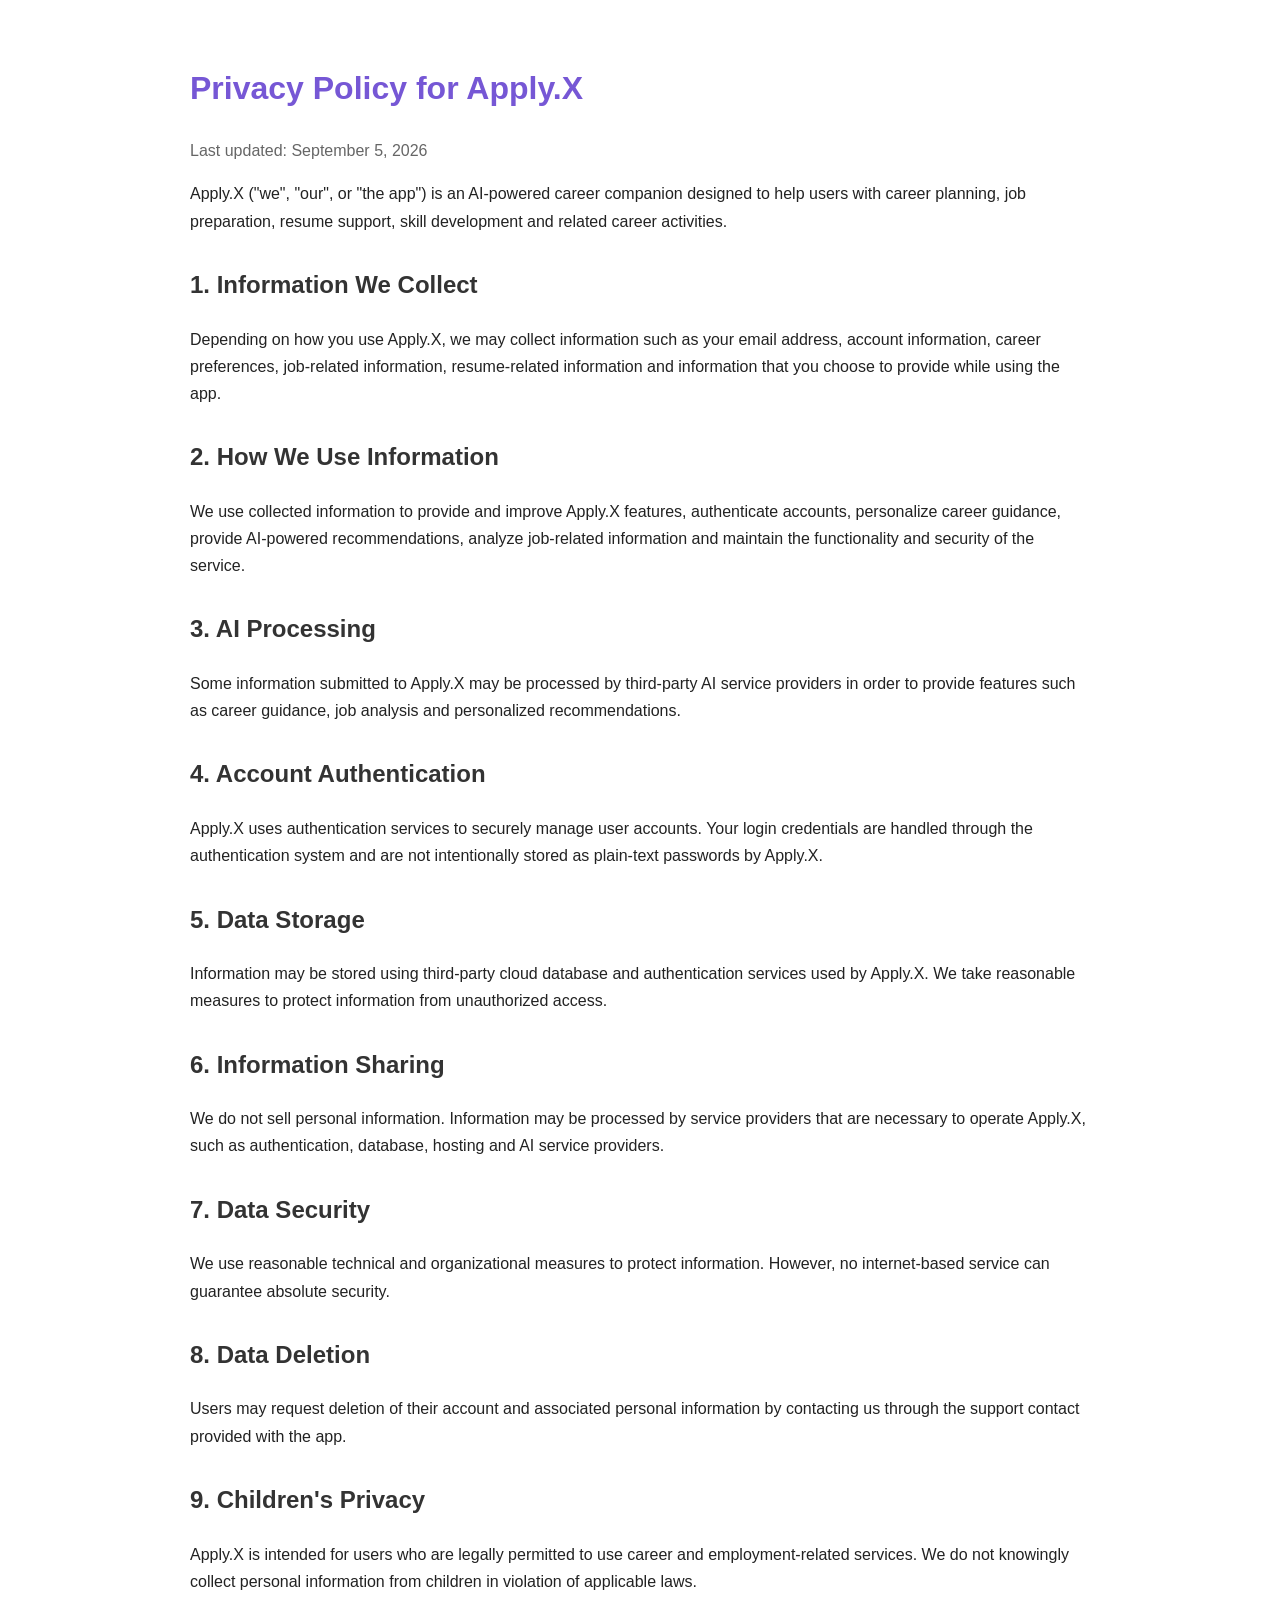
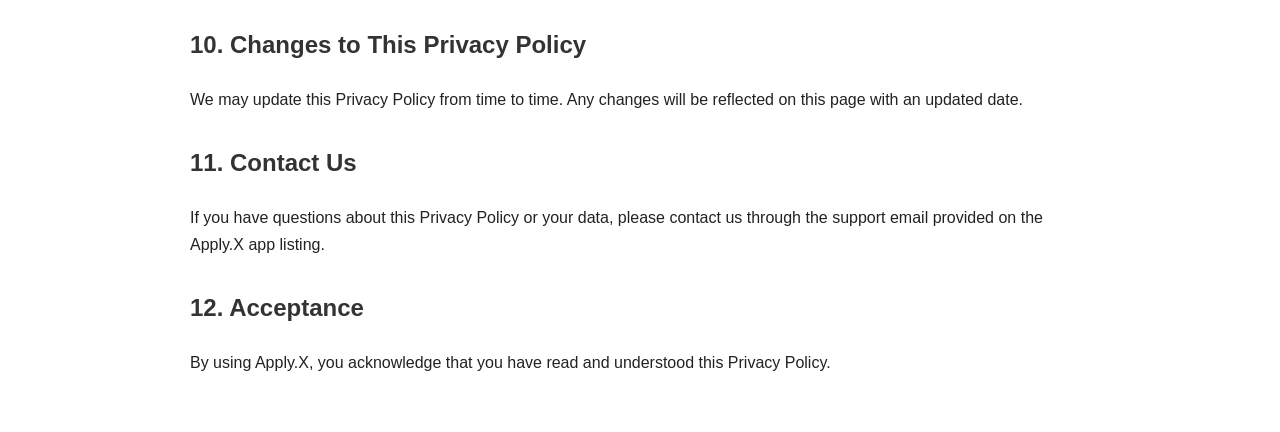
<file: templates/privacy_policy.html>
<!DOCTYPE html>
<html lang="en">
<head>
    <meta charset="UTF-8">
    <meta name="viewport" content="width=device-width, initial-scale=1.0">
    <title>Privacy Policy - Apply.X</title>

    <style>
        body {
            margin: 0;
            font-family: Arial, sans-serif;
            background: #ffffff;
            color: #222;
            line-height: 1.7;
        }

        .container {
            max-width: 900px;
            margin: auto;
            padding: 40px 20px;
        }

        h1 {
            color: #7657d5;
        }

        h2 {
            margin-top: 30px;
            color: #333;
        }

        .updated {
            color: #666;
        }

        a {
            color: #7657d5;
        }
    </style>
</head>

<body>
<div class="container">

    <h1>Privacy Policy for Apply.X</h1>

    <p class="updated">
        Last updated: September 5, 2026
    </p>

    <p>
        Apply.X ("we", "our", or "the app") is an AI-powered career
        companion designed to help users with career planning, job
        preparation, resume support, skill development and related
        career activities.
    </p>

    <h2>1. Information We Collect</h2>

    <p>
        Depending on how you use Apply.X, we may collect information
        such as your email address, account information, career
        preferences, job-related information, resume-related
        information and information that you choose to provide while
        using the app.
    </p>

    <h2>2. How We Use Information</h2>

    <p>
        We use collected information to provide and improve Apply.X
        features, authenticate accounts, personalize career guidance,
        provide AI-powered recommendations, analyze job-related
        information and maintain the functionality and security of
        the service.
    </p>

    <h2>3. AI Processing</h2>

    <p>
        Some information submitted to Apply.X may be processed by
        third-party AI service providers in order to provide features
        such as career guidance, job analysis and personalized
        recommendations.
    </p>

    <h2>4. Account Authentication</h2>

    <p>
        Apply.X uses authentication services to securely manage user
        accounts. Your login credentials are handled through the
        authentication system and are not intentionally stored as
        plain-text passwords by Apply.X.
    </p>

    <h2>5. Data Storage</h2>

    <p>
        Information may be stored using third-party cloud database and
        authentication services used by Apply.X. We take reasonable
        measures to protect information from unauthorized access.
    </p>

    <h2>6. Information Sharing</h2>

    <p>
        We do not sell personal information. Information may be
        processed by service providers that are necessary to operate
        Apply.X, such as authentication, database, hosting and AI
        service providers.
    </p>

    <h2>7. Data Security</h2>

    <p>
        We use reasonable technical and organizational measures to
        protect information. However, no internet-based service can
        guarantee absolute security.
    </p>

    <h2>8. Data Deletion</h2>

    <p>
        Users may request deletion of their account and associated
        personal information by contacting us through the support
        contact provided with the app.
    </p>

    <h2>9. Children's Privacy</h2>

    <p>
        Apply.X is intended for users who are legally permitted to use
        career and employment-related services. We do not knowingly
        collect personal information from children in violation of
        applicable laws.
    </p>

    <h2>10. Changes to This Privacy Policy</h2>

    <p>
        We may update this Privacy Policy from time to time. Any
        changes will be reflected on this page with an updated date.
    </p>

    <h2>11. Contact Us</h2>

    <p>
        If you have questions about this Privacy Policy or your data,
        please contact us through the support email provided on the
        Apply.X app listing.
    </p>

    <h2>12. Acceptance</h2>

    <p>
        By using Apply.X, you acknowledge that you have read and
        understood this Privacy Policy.
    </p>

</div>
</body>
</html>
</file>
